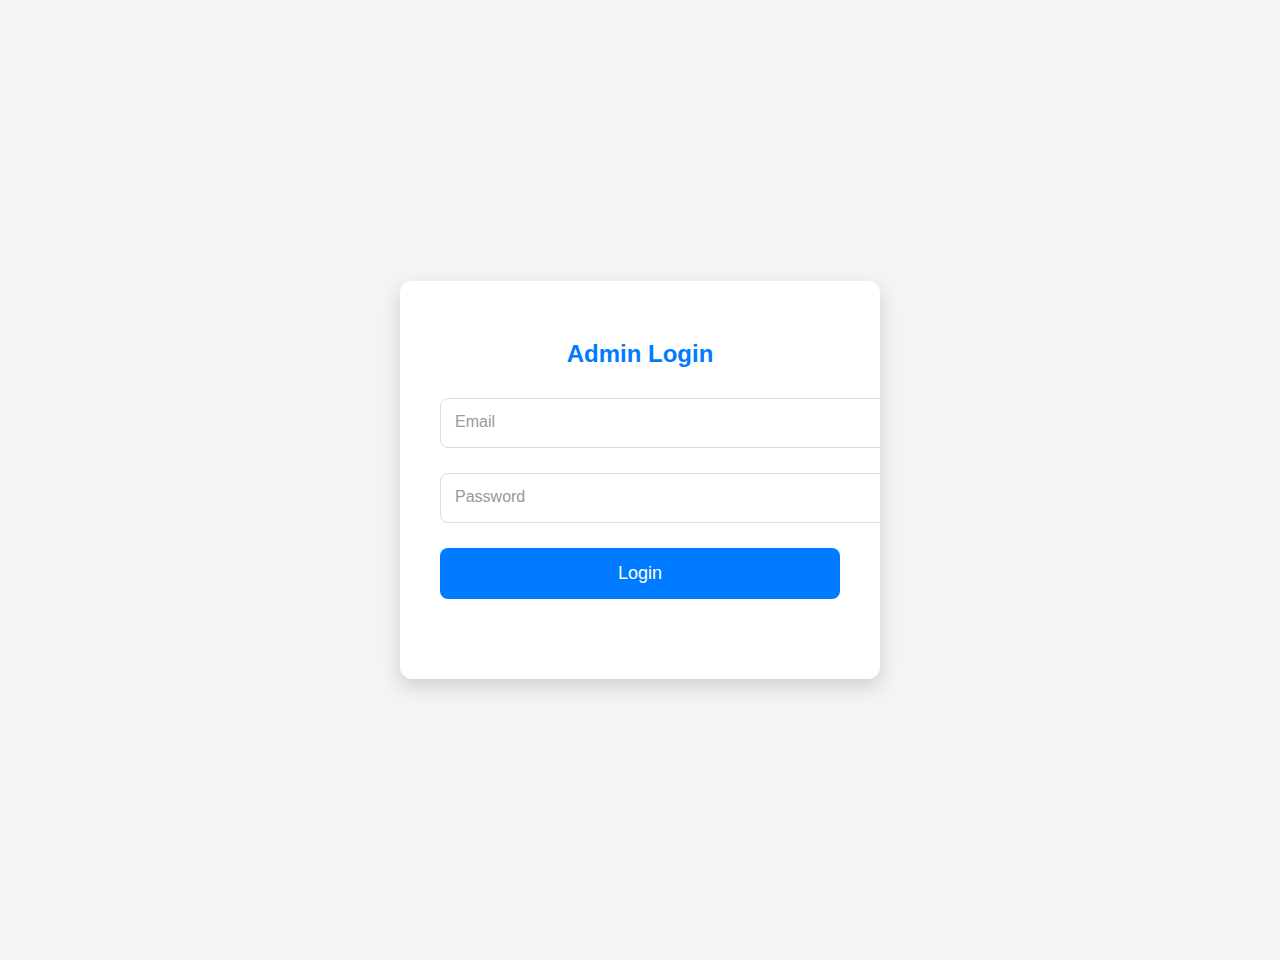
<file: ADMIN/admin_login.html>
<!DOCTYPE html>
<html lang="en">
<head>
    <meta charset="UTF-8">
    <meta name="viewport" content="width=device-width, initial-scale=1.0">
    <title>Admin Login - MWALIMU AUTOMOBILE</title>
    <link rel="stylesheet" href="css/admin_login.css">
    <link href='https://unpkg.com/boxicons@2.1.4/css/boxicons.min.css' rel='stylesheet'>
    <script src="js/admin_login.js" defer></script>
</head>
<body>
    <div class="login-container">
        <div class="login-form">
            <h2>Admin Login</h2>
            <form id="adminLoginForm">
                <div class="input-group">
                    <input type="email" id="adminEmail" name="adminEmail" required>
                    <label for="adminEmail">Email</label>
                    <!-- <i class='bx bxs-envelope'></i> -->
                </div>
                <div class="input-group">
                    <input type="password" id="adminPassword" name="adminPassword" required>
                    <label for="adminPassword">Password</label>
                    <!-- <i class='bx bxs-lock-alt'></i> -->
                </div>
                <button type="submit" class="btn">Login</button>
                <div id="loginMessage" class="form-message"></div>
            </form>
        </div>
    </div>
</body>
</html>
</file>
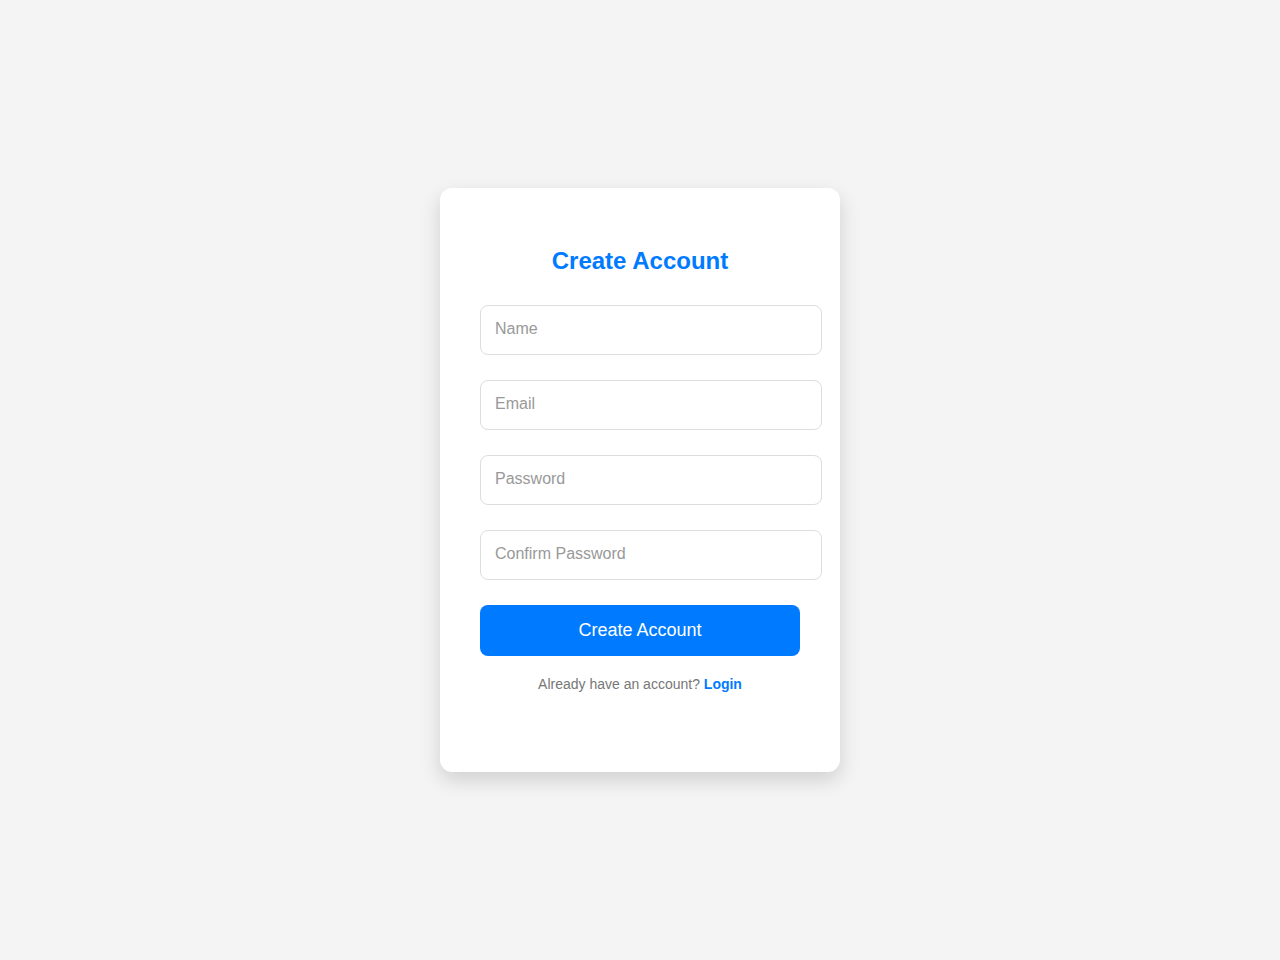
<file: login/create.html>
<!DOCTYPE html>
<html lang="en">
<head>
    <meta charset="UTF-8">
    <meta name="viewport" content="width=device-width, initial-scale=1.0">
    <title>Create Account - MWALIMU AUTOMOBILE</title>
    <link rel="stylesheet" href="css/create.css">
    <link href='https://unpkg.com/boxicons@2.1.4/css/boxicons.min.css' rel='stylesheet'>
    <script src="js/create.js" defer></script>
</head>
<body>
    <div class="auth-container">
        <div class="auth-form create-account-form active">
            <h2>Create Account</h2>
            <form id="createAccountForm">
                <div class="input-group">
                    <input type="text" id="registerName" name="registerName" required>
                    <label for="registerName">Name</label>
                    <!-- <i class='bx bxs-user'></i> -->
                </div>
                <div class="input-group">
                    <input type="email" id="registerEmail" name="registerEmail" required>
                    <label for="registerEmail">Email</label>
                    <!-- <i class='bx bxs-envelope'></i> -->
                </div>
                <div class="input-group">
                    <input type="password" id="registerPassword" name="registerPassword" required>
                    <label for="registerPassword">Password</label>
                    <!-- <i class='bx bxs-lock-alt'></i> -->
                </div>
                <div class="input-group">
                    <input type="password" id="confirmPassword" name="confirmPassword" required>
                    <label for="confirmPassword">Confirm Password</label>
                    <!-- <i class='bx bxs-lock-alt'></i> -->
                </div>
                <button type="submit" class="btn">Create Account</button>
                <div class="switch-form">
                    Already have an account? <a href="login.html">Login</a>
                </div>
                <div id="registerMessage" class="form-message"></div>
            </form>
        </div>
    </div>
</body>
</html>
</file>
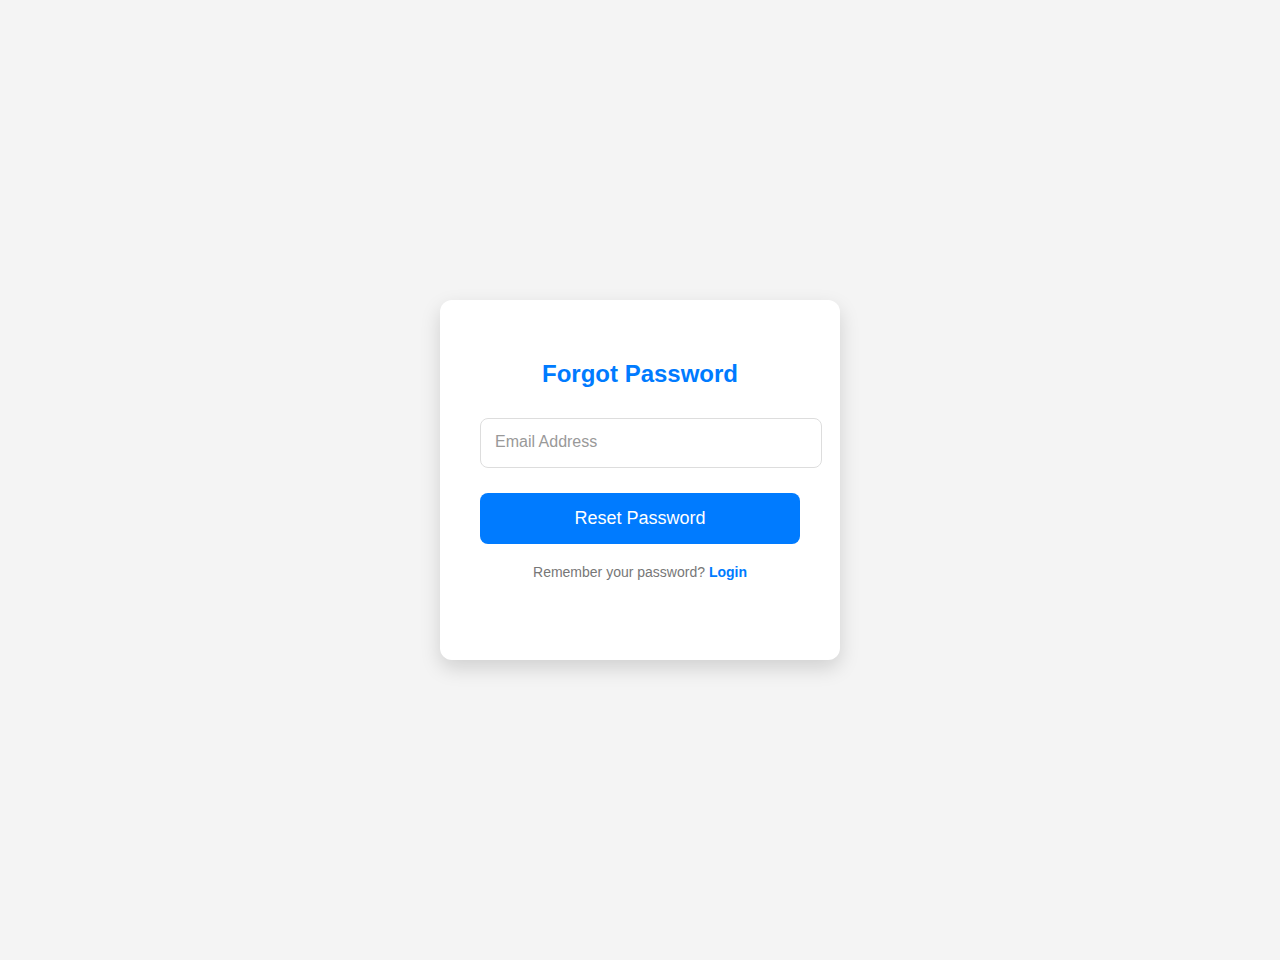
<file: login/forgot_password.html>
<!DOCTYPE html>
<html lang="en">
<head>
    <meta charset="UTF-8">
    <meta name="viewport" content="width=device-width, initial-scale=1.0">
    <title>Forgot Password - MWALIMU AUTOMOBILE</title>
    <link rel="stylesheet" href="css/forgot_password.css">
    <link href='https://unpkg.com/boxicons@2.1.4/css/boxicons.min.css' rel='stylesheet'>
    <script src="js/forgot_password.js" defer></script>
</head>
<body>
    <div class="auth-container">
        <div class="auth-form forgot-password-form active">
            <h2>Forgot Password</h2>
            <form id="forgotPasswordForm">
                <div class="input-group">
                    <input type="email" id="forgotEmail" name="forgotEmail" required>
                    <label for="forgotEmail">Email Address</label>
                    <!-- <i class='bx bxs-envelope'></i> -->
                </div>
                <button type="submit" class="btn">Reset Password</button>
                <div class="switch-form">
                    Remember your password? <a href="login.html">Login</a>
                </div>
                <div id="forgotPasswordMessage" class="form-message"></div>
            </form>
        </div>
    </div>
</body>
</html>
</file>
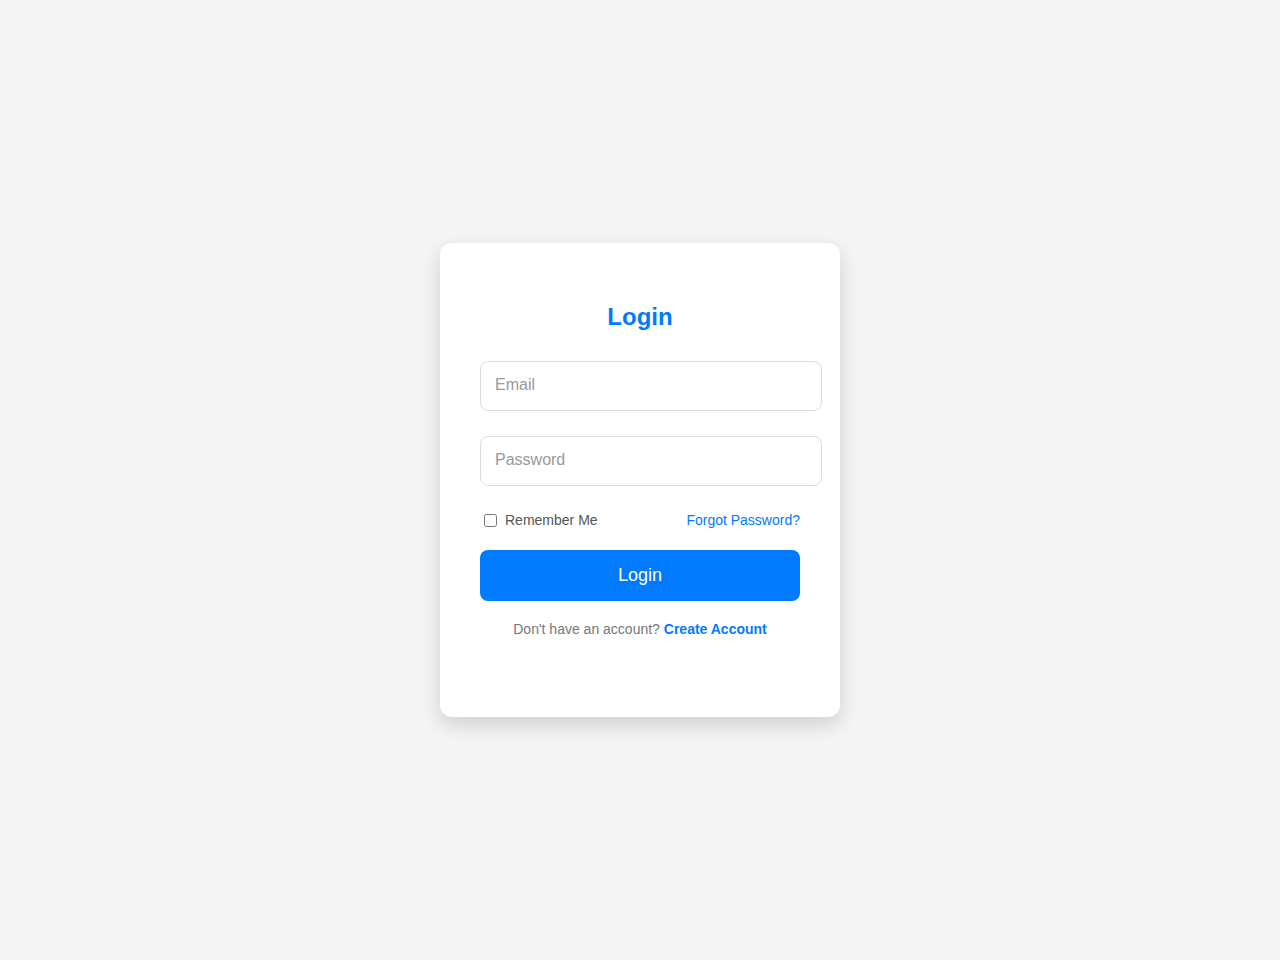
<file: login/login.html>
<!DOCTYPE html>
<html lang="en">
<head>
    <meta charset="UTF-8">
    <meta name="viewport" content="width=device-width, initial-scale=1.0">
    <title>Login - MWALIMU AUTOMOBILE</title>
    <link rel="stylesheet" href="css/login.css">
    <link href='https://unpkg.com/boxicons@2.1.4/css/boxicons.min.css' rel='stylesheet'>
    <script src="js/login.js" defer></script>
</head>
<body>
    <div class="auth-container">
        <div class="auth-form login-form active">
            <h2>Login</h2>
            <form id="loginForm">
                <div class="input-group">
                    <input type="email" id="loginEmail" name="loginEmail" required>
                    <label for="loginEmail">Email</label>
                    <!-- <i class='bx bxs-envelope'></i> -->
                </div>
                <div class="input-group">
                    <input type="password" id="loginPassword" name="loginPassword" required>
                    <label for="loginPassword">Password</label>
                    <!-- <i class='bx bxs-lock-alt'></i> -->
                </div>
                <div class="form-options">
                    <label><input type="checkbox" name="rememberMe"> Remember Me</label>
                    <a href="forgot_password.html">Forgot Password?</a>
                </div>
                <button type="submit" class="btn">Login</button>
                <div class="switch-form">
                    Don't have an account? <a href="create.html">Create Account</a>
                </div>
                <div id="loginMessage" class="form-message"></div>
            </form>
        </div>
    </div>
</body>
</html>
</file>
<file: ADMIN/css/admin_login.css>
body {
    font-family: sans-serif;
    background-color: #f4f4f4;
    display: flex;
    justify-content: center;
    align-items: center;
    min-height: 100vh;
    margin: 0;
    padding: 30px;
}

.login-container {
    background-color: #fff;
    border-radius: 12px;
    box-shadow: 0 8px 20px rgba(0, 0, 0, 0.15);
    overflow: hidden;
    width: 100%;
    max-width: 400px;
    padding: 40px;
}

.login-form h2 {
    text-align: center;
    margin-bottom: 30px;
    color: var(--main-color, #007bff);
}

.input-group {
    position: relative;
    margin-bottom: 25px;
}

.input-group input {
    width: 100%;
    padding: 15px 15px 15px 40px;
    border: 1px solid #ddd;
    border-radius: 8px;
    font-size: 16px;
    color: #333;
    outline: none;
    transition: border-color 0.3s ease;
}

.input-group label {
    position: absolute;
    top: 15px;
    left: 15px;
    color: #999;
    font-size: 16px;
    pointer-events: none;
    transition: all 0.3s ease;
}

.input-group i {
    position: absolute;
    left: 15px;
    top: 15px;
    font-size: 20px;
    color: #bbb;
    transition: color 0.3s ease;
}

.input-group input:focus + label,
.input-group input:valid + label {
    top: 5px;
    font-size: 12px;
    color: var(--main-color, #007bff);
}

.input-group input:focus,
.input-group input:valid {
    border-color: var(--main-color, #007bff);
}

.input-group input:focus + label + i,
.input-group input:valid + label + i {
    color: var(--main-color, #007bff);
}

.btn {
    width: 100%;
    padding: 15px;
    font-size: 18px;
    border: none;
    border-radius: 8px;
    background-color: var(--main-color, #007bff);
    color: #fff;
    cursor: pointer;
    transition: background-color 0.3s ease;
}

.btn:hover {
    background-color: var(--hover-color, #0056b3);
}

.form-message {
    margin-top: 20px;
    padding: 10px;
    border-radius: 4px;
    font-weight: bold;
    text-align: center;
}

.form-message.error {
    background-color: #ffe6e6;
    color: #cc0000;
    border: 1px solid #e0b0b0;
}

.form-message.success {
    background-color: #e6ffe6;
    color: #38761d;
    border: 1px solid #c3e6cb;
}
</file>
<file: login/css/create.css>
/* Import base styles */
@import url('login.css');

/* Specific styles for create account page (if any) */
</file>
<file: login/css/forgot_password.css>
/* Import base styles */
@import url('login.css');

/* Specific styles for forgot password page (if any) */
</file>
<file: login/css/login.css>
/* Base Styles for Auth Pages */
body {
    font-family: sans-serif;
    background-color: #f4f4f4;
    display: flex;
    justify-content: center;
    align-items: center;
    min-height: 100vh;
    margin: 0;
    padding: 30px;
}

.auth-container {
    background-color: #fff;
    border-radius: 12px;
    box-shadow: 0 8px 20px rgba(0, 0, 0, 0.15);
    overflow: hidden;
    width: 100%;
    max-width: 400px;
}

.auth-form {
    padding: 40px;
}

.auth-form h2 {
    text-align: center;
    margin-bottom: 30px;
    color: var(--main-color, #007bff); /* Default main color */
}

.input-group {
    position: relative;
    margin-bottom: 25px;
}

.input-group input {
    width: 100%;
    padding: 15px 15px 15px 5px;
    border: 1px solid #ddd;
    border-radius: 8px;
    font-size: 16px;
    color: #333;
    outline: none;
    transition: border-color 0.3s ease;
}

.input-group label {
    position: absolute;
    top: 15px;
    left: 15px;
    color: #999;
    font-size: 16px;
    pointer-events: none;
    transition: all 0.3s ease;
}

.input-group i {
    position: absolute;
    left: 15px;
    top: 15px;
    font-size: 20px;
    color: #bbb;
    transition: color 0.3s ease;
}

.input-group input:focus + label,
.input-group input:valid + label {
    top: 5px;
    font-size: 12px;
    color: var(--main-color, #007bff);
}

.input-group input:focus,
.input-group input:valid {
    border-color: var(--main-color, #007bff);
}

.input-group input:focus + label + i,
.input-group input:valid + label + i {
    color: var(--main-color, #007bff);
}

.form-options {
    display: flex;
    justify-content: space-between;
    align-items: center;
    margin-bottom: 20px;
    font-size: 14px;
    color: #555;
}

.form-options label {
    display: flex;
    align-items: center;
    cursor: pointer;
}

.form-options input[type="checkbox"] {
    margin-right: 8px;
}

.form-options a {
    color: var(--main-color, #007bff);
    text-decoration: none;
    transition: color 0.3s ease;
}

.form-options a:hover {
    color: var(--hover-color, #0056b3); /* Default hover color */
}

.auth-form button[type="submit"] {
    width: 100%;
    padding: 15px;
    font-size: 18px;
    border: none;
    border-radius: 8px;
    background-color: var(--main-color, #007bff);
    color: #fff;
    cursor: pointer;
    transition: background-color 0.3s ease;
    margin-bottom: 20px;
}

.auth-form button[type="submit"]:hover {
    background-color: var(--hover-color, #0056b3);
}

.switch-form {
    text-align: center;
    font-size: 14px;
    color: #777;
}

.switch-form a {
    color: var(--main-color, #007bff);
    text-decoration: none;
    font-weight: bold;
    transition: color 0.3s ease;
}

.switch-form a:hover {
    color: var(--hover-color, #0056b3);
}

.form-message {
    margin-top: 20px;
    padding: 10px;
    border-radius: 4px;
    font-weight: bold;
    text-align: center;
}

.form-message.error {
    background-color: #ffe6e6;
    color: #cc0000;
    border: 1px solid #e0b0b0;
}

.form-message.success {
    background-color: #e6ffe6;
    color: #38761d;
    border: 1px solid #c3e6cb;
}

/* Specific styles for login page (if any) */
</file>
